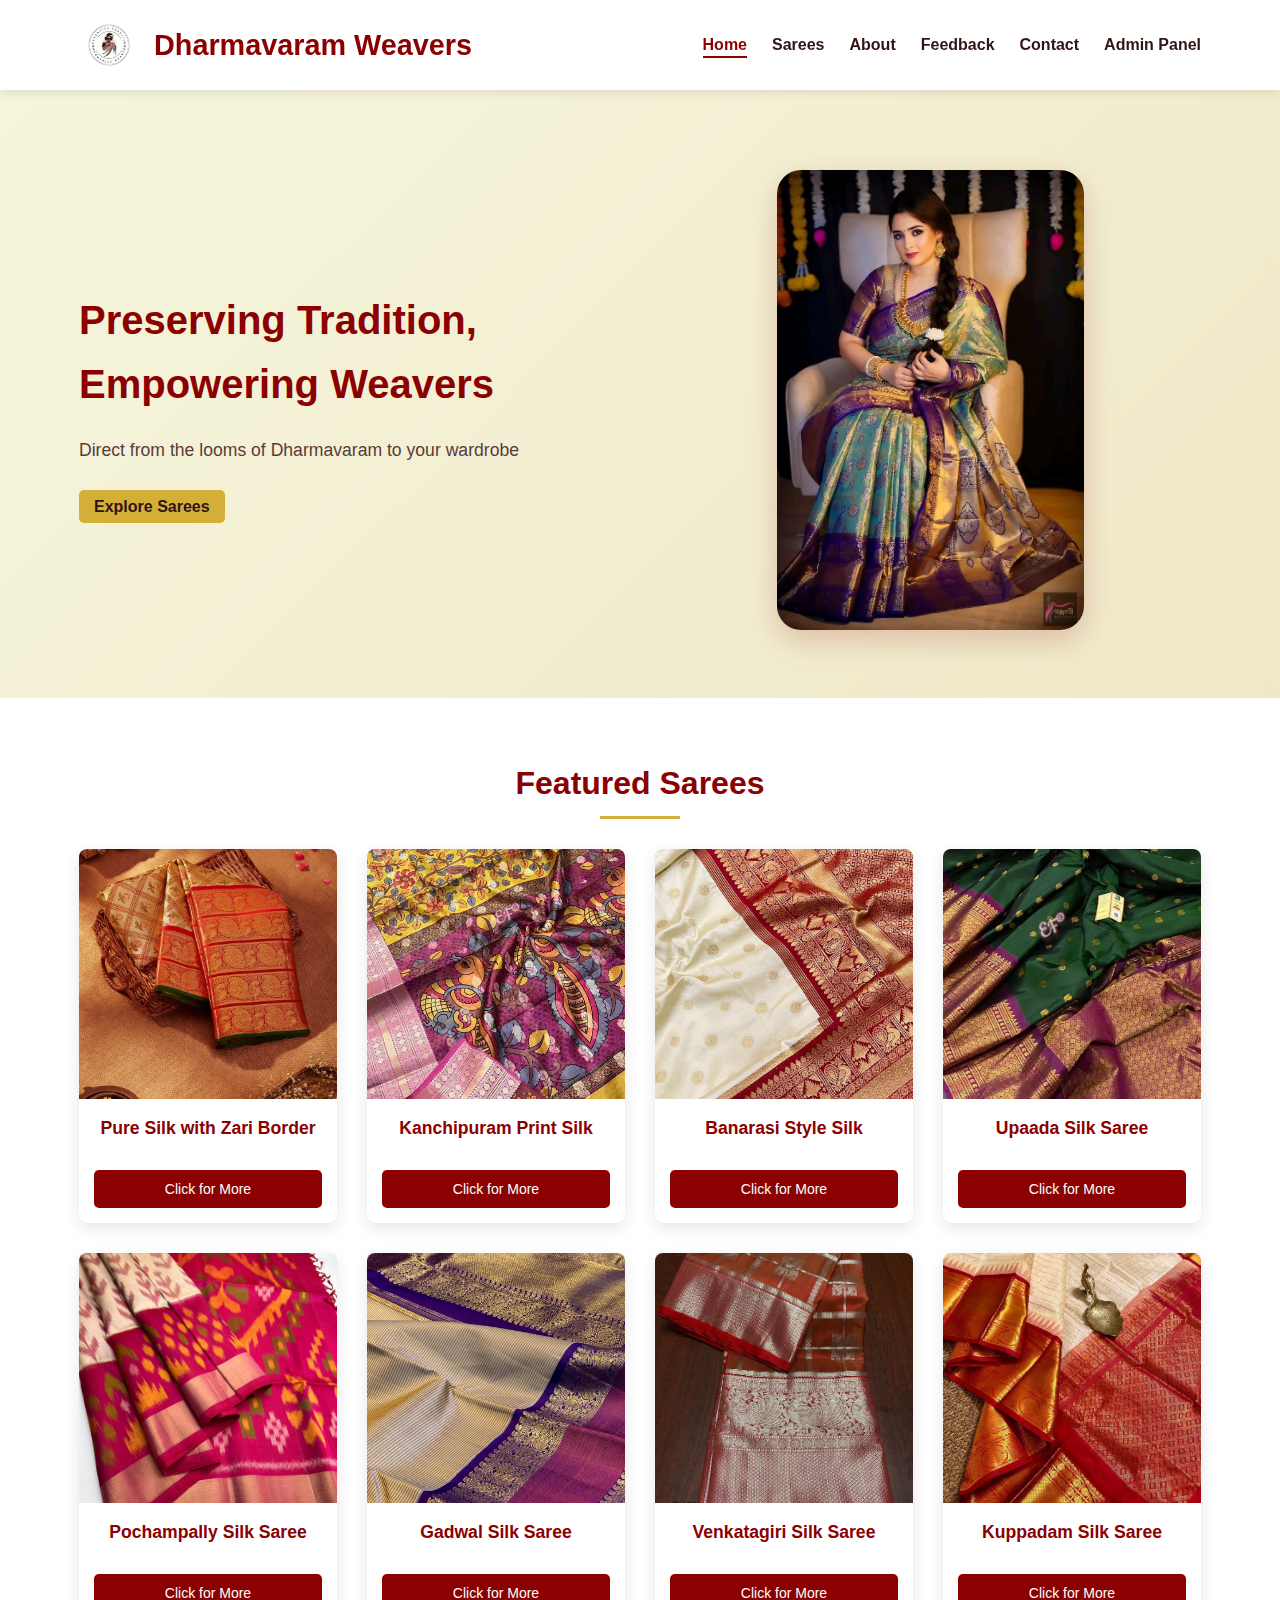
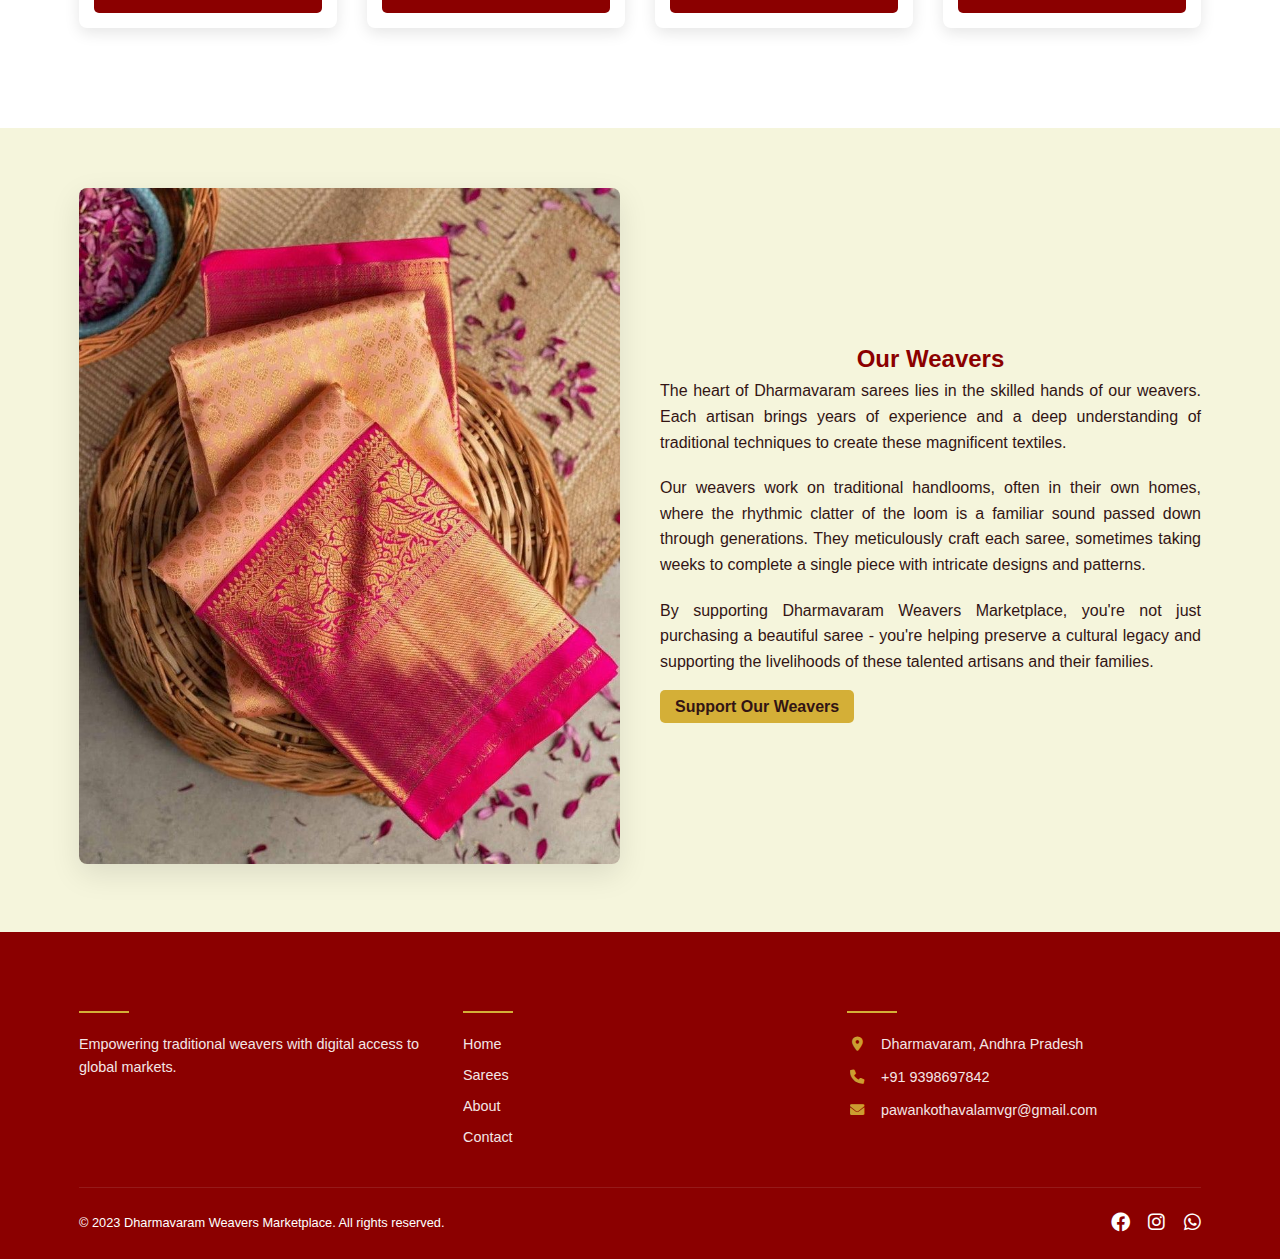
<file: html/index.html>
<!DOCTYPE html>
<html lang="en">
<head>
    <meta charset="UTF-8">
    <meta name="viewport" content="width=device-width, initial-scale=1.0">
    <title>Dharmavaram Weavers Marketplace</title>
    <link rel="stylesheet" href="https://cdnjs.cloudflare.com/ajax/libs/font-awesome/6.0.0-beta3/css/all.min.css">
    <style>
        /* Your existing CSS remains the same */
        /* Global Styles */
        :root {
            --primary: #8B0000;
            --primary-light: #a83232;
            --secondary: #D4AF37;
            --accent: #F5F5DC;
            --text: #321414;
            --text-light: #5c3a3a;
            --white: #ffffff;
            --gray: #e0e0e0;
            --dark-gray: #888;
        }

        * {
            margin: 0;
            padding: 0;
            box-sizing: border-box;
            font-family: 'Segoe UI', Tahoma, Geneva, Verdana, sans-serif;
        }

        body {
            background-color: var(--accent);
            color: var(--text);
            line-height: 1.6;
        }

        .container {
            width: 90%;
            max-width: 1200px;
            margin: 0 auto;
            padding: 0 15px;
        }

        h1, h2, h3, h4, h5, h6 {
            font-weight: 700;
            color: var(--primary);
        }

        a {
            text-decoration: none;
            color: inherit;
        }

        .btn {
            display: inline-block;
            padding: 10px 20px;
            border-radius: 5px;
            font-weight: 600;
            transition: all 0.3s ease;
            cursor: pointer;
            border: none;
        }

        .btn-primary {
            background-color: var(--primary);
            color: var(--white);
        }

        .btn-primary:hover {
            background-color: var(--primary-light);
            transform: translateY(-2px);
        }

        .btn-secondary {
            background-color: var(--secondary);
            color: var(--text);
        }

        .btn-secondary:hover {
            background-color: #e0b83a;
            transform: translateY(-2px);
        }

        .btn-weaver {
            background-color: var(--secondary);
            color: var(--text);
            border-radius: 5px;
            padding: 8px 15px;
            font-weight: 600;
        }

        .btn-weaver:hover {
            background-color: #e0b83a;
        }

        .btn-more {
            background-color: var(--primary);
            color: var(--white);
            padding: 8px 15px;
            border-radius: 5px;
            font-size: 14px;
            display: inline-block;
            margin-top: 8px;
            width: 100%;
            text-align: center;
        }

        .btn-more:hover {
            background-color: var(--primary-light);
            transform: translateY(-2px);
        }

        .section-title {
            text-align: center;
            margin-bottom: 40px;
            position: relative;
            font-size: 2rem;
        }

        .section-title::after {
            content: '';
            position: absolute;
            bottom: -10px;
            left: 50%;
            transform: translateX(-50%);
            width: 80px;
            height: 3px;
            background-color: var(--secondary);
        }

        /* Header Styles */
        header {
            background-color: var(--white);
            box-shadow: 0 2px 10px rgba(0, 0, 0, 0.1);
            position: sticky;
            top: 0;
            z-index: 1000;
            padding: 15px 0;
        }

        .header-container {
            display: flex;
            justify-content: space-between;
            align-items: center;
        }

        .logo {
            display: flex;
            align-items: center;
        }

        .logo img {
            height: 60px;
            margin-right: 15px;
        }

        .logo h1 {
            font-size: 1.8rem;
            color: var(--primary);
        }

        nav ul {
            display: flex;
            list-style: none;
        }

        nav ul li {
            margin-left: 25px;
        }

        nav ul li a {
            font-weight: 600;
            transition: color 0.3s ease;
        }

        nav ul li a:hover {
            color: var(--primary);
        }

        nav ul li a.active {
            color: var(--primary);
            position: relative;
        }

        nav ul li a.active::after {
            content: '';
            position: absolute;
            bottom: -5px;
            left: 0;
            width: 100%;
            height: 2px;
            background-color: var(--primary);
        }

        .mobile-menu {
            display: none;
            font-size: 1.5rem;
            cursor: pointer;
        }

        /* Hero Section */
        .hero {
            padding: 80px 0 60px;
            background: linear-gradient(135deg, var(--accent) 0%, #f0e8c8 100%);
        }

        .hero .container {
            display: flex;
            align-items: center;
            justify-content: space-between;
        }

        .hero-content {
            flex: 1;
            padding-right: 40px;
        }

        .hero-content h1 {
            font-size: 2.5rem;
            margin-bottom: 20px;
            color: var(--primary);
        }

        .hero-content p {
            font-size: 1.1rem;
            margin-bottom: 30px;
            color: var(--text-light);
        }

        .hero-image {
            flex: 1;
            text-align: center;
        }

        .hero-image img {
            max-width: 100%;
            height: 460px;
            border-radius: 24px;
            box-shadow: 0 10px 30px rgba(139, 0, 0, 0.2);
        }

        /* Featured Sarees Section */
        .featured {
            padding: 60px 0;
            background-color: var(--white);
        }

        .saree-grid {
            display: grid;
            grid-template-columns: repeat(auto-fill, minmax(250px, 1fr));
            gap: 30px;
            margin-bottom: 40px;
        }

        .saree-card {
            background-color: var(--white);
            border-radius: 8px;
            overflow: hidden;
            box-shadow: 0 5px 15px rgba(0, 0, 0, 0.1);
            transition: transform 0.3s ease, box-shadow 0.3s ease;
            display: flex;
            flex-direction: column;
        }

        .saree-card:hover {
            transform: translateY(-5px);
            box-shadow: 0 10px 25px rgba(0, 0, 0, 0.15);
        }

        .saree-card img {
            width: 100%;
            height: 250px;
            object-fit: cover;
        }

        .saree-card h3 {
            padding: 15px 15px 10px;
            font-size: 1.1rem;
            text-align: center;
            flex-grow: 1;
        }

        .card-footer {
            padding: 10px 15px 15px;
        }

        /* About Weavers Section */
        .about-weavers {
            padding: 60px 0;
            background-color: var(--accent);
        }

        .about-weavers .container {
            display: flex;
            align-items: center;
            gap: 40px;
        }

        .about-image {
            flex: 1;
        }

        .about-image img {
            width: 100%;
            border-radius: 8px;
            box-shadow: 0 10px 30px rgba(0, 0, 0, 0.1);
        }

        .about-content {
            flex: 1;
        }

        .about-content h2 {
            text-align: left;
        }

        .about-content h2::after {
            left: 0;
            transform: translateX(0);
        }

        .about-content p {
            margin-bottom: 20px;
        }

        /* About Section */
        .about {
            padding: 60px 0;
            background-color: var(--white);
        }

        .about-content {
            max-width: 800px;
            margin: 0 auto;
        }

        .about-content h2 {
            text-align: center;
        }

        .about-content h2::after {
            left: 50%;
            transform: translateX(-50%);
        }

        .about-content p {
            margin-bottom: 20px;
            text-align: justify;
        }

        .about-features {
            display: grid;
            grid-template-columns: repeat(auto-fit, minmax(250px, 1fr));
            gap: 30px;
            margin-top: 40px;
        }

        .feature-card {
            background-color: var(--accent);
            padding: 25px;
            border-radius: 8px;
            text-align: center;
            box-shadow: 0 5px 15px rgba(0, 0, 0, 0.05);
            transition: transform 0.3s ease;
        }

        .feature-card:hover {
            transform: translateY(-5px);
        }

        .feature-card i {
            font-size: 2.5rem;
            color: var(--primary);
            margin-bottom: 15px;
        }

        .feature-card h3 {
            margin-bottom: 10px;
        }

        /* Footer Styles */
        footer {
            background-color: var(--primary);
            color: var(--white);
            padding: 40px 0 20px;
        }

        .footer-content {
            display: grid;
            grid-template-columns: repeat(auto-fit, minmax(250px, 1fr));
            gap: 30px;
            margin-bottom: 30px;
        }

        .footer-section h3 {
            margin-bottom: 20px;
            font-size: 1.2rem;
            position: relative;
            padding-bottom: 10px;
        }

        .footer-section h3::after {
            content: '';
            position: absolute;
            bottom: 0;
            left: 0;
            width: 50px;
            height: 2px;
            background-color: var(--secondary);
        }

        .footer-section p, .footer-section li {
            margin-bottom: 10px;
            font-size: 0.9rem;
            opacity: 0.9;
        }

        .footer-section ul {
            list-style: none;
        }

        .footer-section ul li {
            margin-bottom: 8px;
        }

        .footer-section ul li a:hover {
            color: var(--secondary);
        }

        .footer-section i {
            margin-right: 10px;
            color: var(--secondary);
            width: 20px;
            text-align: center;
        }

        .footer-bottom {
            border-top: 1px solid rgba(255, 255, 255, 0.1);
            padding-top: 20px;
            display: flex;
            justify-content: space-between;
            align-items: center;
            font-size: 0.8rem;
        }

        .social-icons a {
            display: inline-block;
            margin-left: 15px;
            font-size: 1.2rem;
            color: var(--white);
            transition: color 0.3s ease;
        }

        .social-icons a:hover {
            color: var(--secondary);
        }

        /* Animation Classes */
        .fade-in {
            animation: fadeIn 1s ease-in-out;
        }

        .slide-in-left {
            animation: slideInLeft 1s ease-in-out;
        }

        .slide-in-right {
            animation: slideInRight 1s ease-in-out;
        }

        .pop-up {
            animation: popUp 0.5s ease-in-out;
        }

        /* Keyframes */
        @keyframes fadeIn {
            from { opacity: 0; }
            to { opacity: 1; }
        }

        @keyframes slideInLeft {
            from {
                transform: translateX(-50px);
                opacity: 0;
            }
            to {
                transform: translateX(0);
                opacity: 1;
            }
        }

        @keyframes slideInRight {
            from {
                transform: translateX(50px);
                opacity: 0;
            }
            to {
                transform: translateX(0);
                opacity: 1;
            }
        }

        @keyframes popUp {
            0% {
                transform: scale(0.8);
                opacity: 0;
            }
            50% {
                transform: scale(1.05);
            }
            100% {
                transform: scale(1);
                opacity: 1;
            }
        }

        /* Responsive Styles */
        @media (max-width: 992px) {
            .hero .container,
            .about-weavers .container {
                flex-direction: column;
            }
            
            .hero-content,
            .about-content {
                padding-right: 0;
                margin-bottom: 40px;
                text-align: center;
            }
            
            .about-content h2 {
                text-align: center;
            }
            
            .about-content h2::after {
                left: 50%;
                transform: translateX(-50%);
            }
            
            .hero-image {
                order: -1;
            }
        }

        @media (max-width: 768px) {
            nav ul {
                display: none;
                position: absolute;
                top: 100%;
                left: 0;
                width: 100%;
                background-color: var(--white);
                flex-direction: column;
                padding: 20px;
                box-shadow: 0 5px 10px rgba(0, 0, 0, 0.1);
            }
            
            nav ul.show {
                display: flex;
            }
            
            nav ul li {
                margin: 10px 0;
            }
            
            .mobile-menu {
                display: block;
            }
            
            .section-title {
                font-size: 1.8rem;
            }
            
            .hero-content h1 {
                font-size: 2rem;
            }
            
            .saree-grid {
                grid-template-columns: repeat(auto-fill, minmax(200px, 1fr));
            }
        }

        @media (max-width: 576px) {
            .logo h1 {
                font-size: 1.4rem;
            }
            
            .logo img {
                height: 40px;
            }
            
            .hero-content h1 {
                font-size: 1.8rem;
            }
            
            .saree-grid {
                grid-template-columns: 1fr;
            }
            
            .footer-bottom {
                flex-direction: column;
                gap: 15px;
                text-align: center;
            }
        }
    </style>
</head>
<body>
    <!-- Header with Navigation -->
    <header class="fade-in">
        <div class="container header-container">
            <div class="logo">
                <img src="../images/dmmlogo.png" alt="Dharmavaram Weavers">
                <h1>Dharmavaram Weavers</h1>
            </div>
            <nav>
                <ul>
                    <li><a href="#home" class="active">Home</a></li>
                    <li><a href="#sarees">Sarees</a></li>
                    <li><a href="#about">About</a></li>
                    <li><a href="../html/feedback.html">Feedback</a></li>
                    <li><a href="#contact">Contact</a></li>
                    <li><a href="../admin/index.php">Admin Panel</a></li>
                </ul>
            </nav>
            <div class="mobile-menu">
                <i class="fas fa-bars"></i>
            </div>
        </div>
    </header>

    <!-- Hero Section -->
    <section class="hero slide-in-left" id="home">
        <div class="container">
            <div class="hero-content">
                <h1>Preserving Tradition, Empowering Weavers</h1>
                <p>Direct from the looms of Dharmavaram to your wardrobe</p>
                <a href="#sarees" class="btn-weaver">Explore Sarees</a>
            </div>
            <div class="hero-image">
                <img src="../images/home.jpg" alt="Dharmavaram Silk Saree">
            </div>
        </div>
    </section>

    <!-- Featured Sarees -->
    <section class="featured" id="sarees">
        <div class="container">
            <h2 class="section-title">Featured Sarees</h2>
            <div class="saree-grid">
                <!-- Card 1 -->
                <div class="saree-card pop-up">
                    <img src="../images/card1.jpg" alt="Pure Silk Saree">
                    <h3>Pure Silk with Zari Border</h3>
                    <div class="card-footer">
                        <a href="../php/card1.php" class="btn-more">Click for More</a>
                    </div>
                </div>
                
                <!-- Card 2 -->
                <div class="saree-card pop-up">
                    <img src="../images/card2.jpg" alt="Kalamkari Silk Saree">
                    <h3>Kanchipuram Print Silk</h3>
                    <div class="card-footer">
                        <a href="../php/card2.php" class="btn-more">Click for More</a>
                    </div>
                </div>
                
                <!-- Card 3 -->
                <div class="saree-card pop-up">
                    <img src="../images/card3.jpg" alt="Banarasi Style Saree">
                    <h3>Banarasi Style Silk</h3>
                    <div class="card-footer">
                        <a href="../php/card3.php" class="btn-more">Click for More</a>
                    </div>
                </div>
                
                <!-- Card 4 -->
                <div class="saree-card pop-up">
                    <img src="../images/card4.jpg" alt="Upaada Silk Saree">
                    <h3>Upaada Silk Saree</h3>
                    <div class="card-footer">
                        <a href="../php/card4.php" class="btn-more">Click for More</a>
                    </div>
                </div>
                
                <!-- Card 5 -->
                <div class="saree-card pop-up">
                    <img src="../images/card5.jpg" alt="Pochampally Silk Saree">
                    <h3>Pochampally Silk Saree</h3>
                    <div class="card-footer">
                        <a href="../php/card5.php" class="btn-more">Click for More</a>
                    </div>
                </div>
                
                <!-- Card 6 -->
                <div class="saree-card pop-up">
                    <img src="../images/card6.jpg" alt="Gadwal Silk Saree">
                    <h3>Gadwal Silk Saree</h3>
                    <div class="card-footer">
                        <a href="../php/card6.php" class="btn-more">Click for More</a>
                    </div>
                </div>
                
                <!-- Card 7 -->
                <div class="saree-card pop-up">
                    <img src="../images/card7.jpg" alt="Venkatagiri Silk Saree">
                    <h3>Venkatagiri Silk Saree</h3>
                    <div class="card-footer">
                        <a href="../php/card7.php" class="btn-more">Click for More</a>
                    </div>
                </div>
                
                <!-- Card 8 -->
                <div class="saree-card pop-up">
                    <img src="../images/card8.jpg" alt="Kuppadam Silk Saree">
                    <h3>Kuppadam Silk Saree</h3>
                    <div class="card-footer">
                        <a href="../php/card8.php" class="btn-more">Click for More</a>
                    </div>
                </div>
            </div>
        </div>
    </section>

    <!-- About Weavers Section -->
    <section class="about-weavers" id="about">
        <div class="container">
            <div class="about-image">
                <img src="../images/about.jpg" alt="Dharmavaram Weaver">
            </div>
            <div class="about-content">
                <h2>Our Weavers</h2>
                <p>The heart of Dharmavaram sarees lies in the skilled hands of our weavers. Each artisan brings years of experience and a deep understanding of traditional techniques to create these magnificent textiles.</p>
                <p>Our weavers work on traditional handlooms, often in their own homes, where the rhythmic clatter of the loom is a familiar sound passed down through generations. They meticulously craft each saree, sometimes taking weeks to complete a single piece with intricate designs and patterns.</p>
                <p>By supporting Dharmavaram Weavers Marketplace, you're not just purchasing a beautiful saree - you're helping preserve a cultural legacy and supporting the livelihoods of these talented artisans and their families.</p>
                <a href="#contact" class="btn-weaver">Support Our Weavers</a>
            </div>
        </div>
    </section>

    <!-- Footer -->
    <footer id="contact">
        <div class="container">
            <div class="footer-content">
                <div class="footer-section">
                    <h3>Dharmavaram Weavers</h3>
                    <p>Empowering traditional weavers with digital access to global markets.</p>
                </div>
                <div class="footer-section">
                    <h3>Quick Links</h3>
                    <ul>
                        <li><a href="#home">Home</a></li>
                        <li><a href="#sarees">Sarees</a></li>
                        <li><a href="#about">About</a></li>
                        <li><a href="#contact">Contact</a></li>
                    </ul>
                </div>
                <div class="footer-section">
                    <h3>Contact</h3>
                    <p><i class="fas fa-map-marker-alt"></i> Dharmavaram, Andhra Pradesh</p>
                    <p><i class="fas fa-phone"></i> +91 9398697842</p>
                    <p><i class="fas fa-envelope"></i> pawankothavalamvgr@gmail.com</p>
                </div>
            </div>
            <div class="footer-bottom">
                <p>&copy; 2023 Dharmavaram Weavers Marketplace. All rights reserved.</p>
                <div class="social-icons">
                    <a href="#"><i class="fab fa-facebook"></i></a>
                    <a href="#"><i class="fab fa-instagram"></i></a>
                    <a href="#"><i class="fab fa-whatsapp"></i></a>
                </div>
            </div>
        </div>
    </footer>

    <script>
        // Mobile menu toggle
        document.querySelector('.mobile-menu').addEventListener('click', function() {
            document.querySelector('nav ul').classList.toggle('show');
        });

        // Smooth scrolling for navigation links - FIXED VERSION
        document.querySelectorAll('nav a, .btn-weaver[href^="#"]').forEach(anchor => {
            anchor.addEventListener('click', function(e) {
                const targetId = this.getAttribute('href');
                
                // Only prevent default for anchor links (starting with #)
                if(targetId.startsWith('#')) {
                    e.preventDefault();
                    
                    const targetElement = document.querySelector(targetId);
                    if(targetElement) {
                        // Close mobile menu if open
                        document.querySelector('nav ul').classList.remove('show');
                        
                        // Scroll to target
                        window.scrollTo({
                            top: targetElement.offsetTop - 80,
                            behavior: 'smooth'
                        });
                    }
                }
                // For external links (feedback.html, admin/index.php), let them work normally
            });
        });

        // Update active navigation link on scroll - FIXED VERSION
        window.addEventListener('scroll', function() {
            const sections = document.querySelectorAll('section');
            const navLinks = document.querySelectorAll('nav a[href^="#"]'); // Only anchor links
            
            let current = '';
            sections.forEach(section => {
                const sectionTop = section.offsetTop;
                const sectionHeight = section.clientHeight;
                if(pageYOffset >= (sectionTop - 100)) {
                    current = section.getAttribute('id');
                }
            });
            
            navLinks.forEach(link => {
                link.classList.remove('active');
                if(link.getAttribute('href') === `#${current}`) {
                    link.classList.add('active');
                }
            });
        });
    </script>
</body>
</html>
</file>
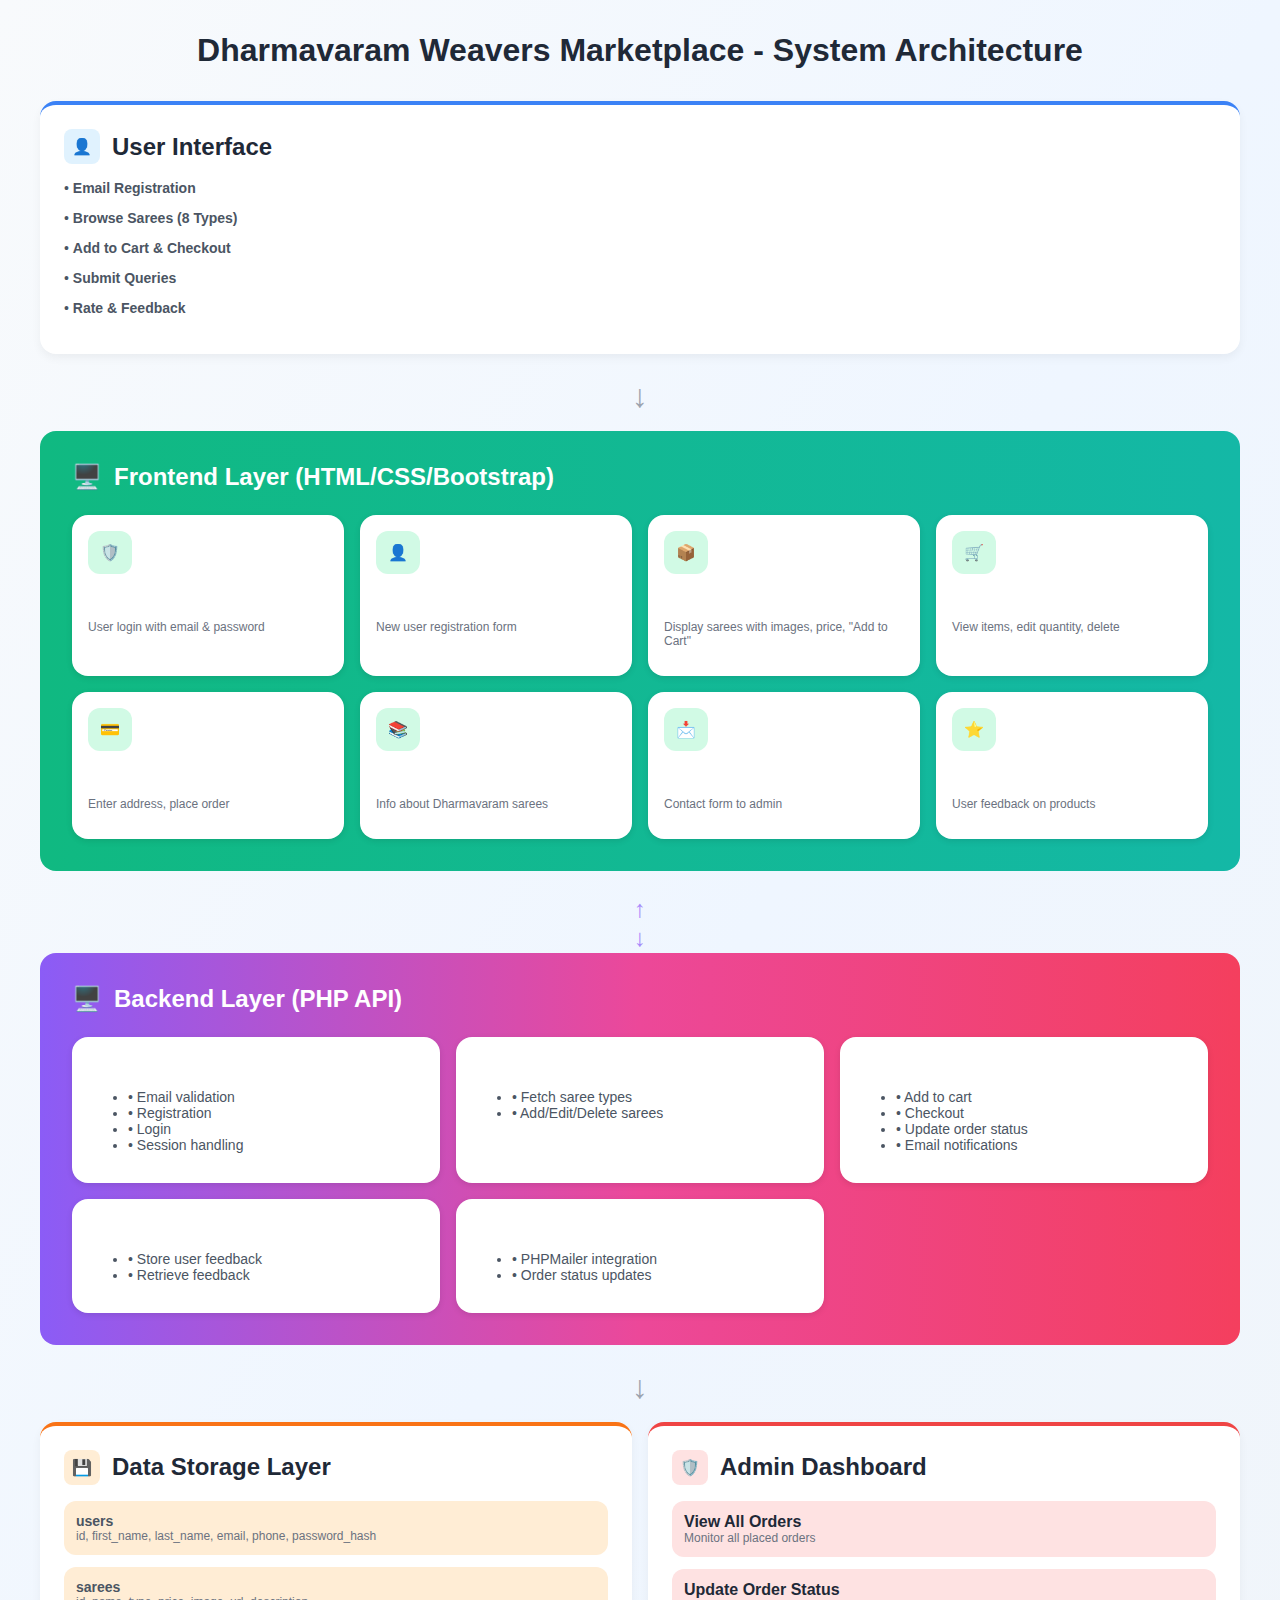
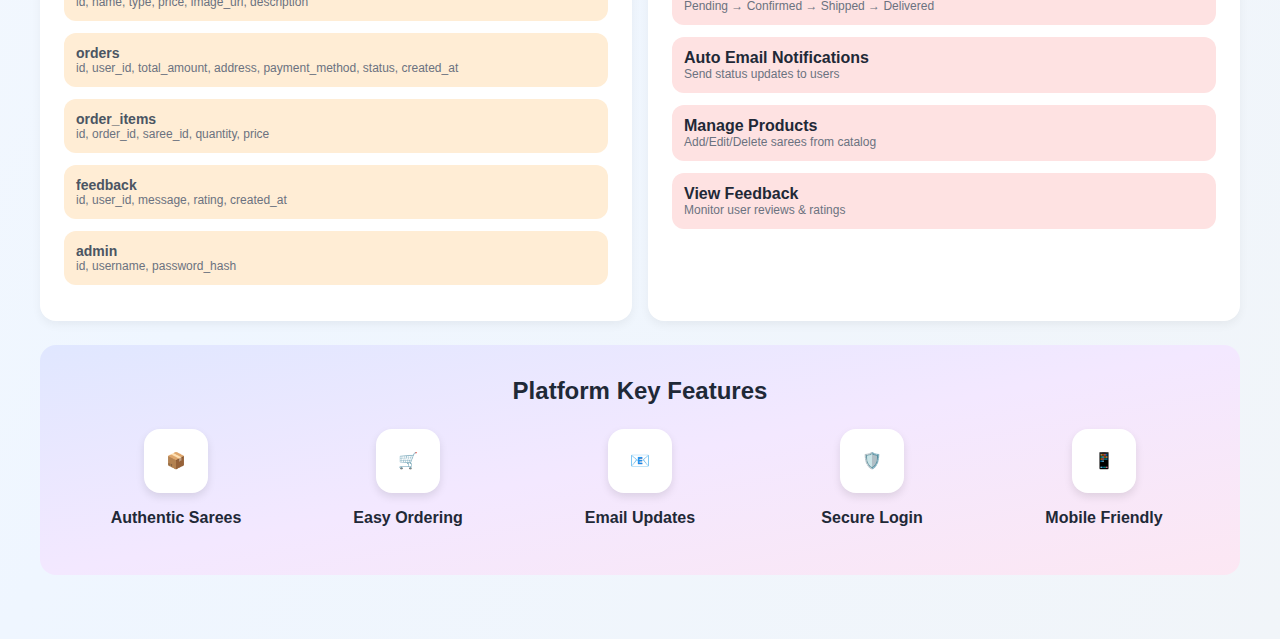
<file: flow.html>
<!DOCTYPE html>
<html lang="en">
<head>
  <meta charset="UTF-8" />
  <meta name="viewport" content="width=device-width, initial-scale=1.0" />
  <title>Dharmavaram Weavers Marketplace - System Architecture</title>
  <style>
    /* ====== Base Styles ====== */
    body {
      margin: 0;
      font-family: "Segoe UI", Roboto, sans-serif;
      background: linear-gradient(to bottom right, #f8fafc, #eff6ff, #f1f5f9);
      color: #1f2937;
    }
    .container {
      max-width: 1200px;
      margin: 0 auto;
      padding: 2rem;
    }
    h1, h2, h3 {
      margin: 0;
    }
    .section {
      background: #fff;
      border-radius: 1rem;
      box-shadow: 0 4px 10px rgba(0,0,0,0.05);
      margin-bottom: 1.5rem;
      padding: 1.5rem;
    }
    .border-top-blue { border-top: 4px solid #3b82f6; }
    .border-top-orange { border-top: 4px solid #f97316; }
    .border-top-red { border-top: 4px solid #ef4444; }

    .section-header {
      display: flex;
      align-items: center;
      gap: 0.75rem;
      margin-bottom: 1rem;
    }
    .icon-box {
      background: #e0f2fe;
      padding: 0.5rem;
      border-radius: 0.5rem;
    }
    .text-sm { font-size: 0.875rem; color: #4b5563; }
    .text-xs { font-size: 0.75rem; color: #6b7280; }

    /* ====== Gradient Sections ====== */
    .gradient-emerald {
      background: linear-gradient(to right, #10b981, #14b8a6);
      color: white;
      border-radius: 1rem;
      padding: 2rem;
      margin-bottom: 1.5rem;
    }
    .gradient-purple {
      background: linear-gradient(to right, #8b5cf6, #ec4899, #f43f5e);
      color: white;
      border-radius: 1rem;
      padding: 2rem;
      margin-bottom: 1.5rem;
    }

    /* ====== Card Grid ====== */
    .grid {
      display: grid;
      gap: 1rem;
    }
    .grid-2 { grid-template-columns: repeat(2, 1fr); }
    .grid-3 { grid-template-columns: repeat(3, 1fr); }
    .grid-4 { grid-template-columns: repeat(4, 1fr); }
    @media (max-width: 768px) {
      .grid-2, .grid-3, .grid-4 { grid-template-columns: 1fr; }
    }

    .card {
      background: #fff;
      border-radius: 1rem;
      padding: 1rem;
      box-shadow: 0 2px 6px rgba(0,0,0,0.1);
      transition: box-shadow 0.3s;
    }
    .card:hover {
      box-shadow: 0 6px 15px rgba(0,0,0,0.15);
    }
    .icon-sm {
      background: #d1fae5;
      padding: 0.75rem;
      border-radius: 0.75rem;
      display: inline-block;
      margin-bottom: 0.75rem;
    }

    /* ====== Divider / Arrows ====== */
    .arrow {
      text-align: center;
      font-size: 2rem;
      color: #9ca3af;
      margin: 1rem 0;
    }
    .arrow-bidirectional {
      text-align: center;
      color: #a78bfa;
      font-size: 1.5rem;
      line-height: 1.2;
    }

    /* ====== Database Section ====== */
    .data-box {
      background: #ffedd5;
      border-radius: 0.75rem;
      padding: 0.75rem;
      margin-bottom: 0.75rem;
    }
    .data-box p {
      margin: 0;
    }

    /* ====== Features Section ====== */
    .features {
      background: linear-gradient(to bottom right, #e0e7ff, #f3e8ff, #fce7f3);
      border-radius: 1rem;
      padding: 2rem;
      text-align: center;
      margin-bottom: 2rem;
    }
    .feature-grid {
      display: grid;
      grid-template-columns: repeat(5, 1fr);
      gap: 1.5rem;
    }
    @media (max-width: 768px) {
      .feature-grid { grid-template-columns: repeat(2, 1fr); }
    }
    .feature {
      text-align: center;
    }
    .feature-icon {
      background: #fff;
      width: 64px;
      height: 64px;
      margin: 0 auto 0.5rem;
      border-radius: 1rem;
      display: flex;
      align-items: center;
      justify-content: center;
      box-shadow: 0 4px 8px rgba(0,0,0,0.1);
    }

    /* ====== Simple SVG Icons ====== */
    svg { width: 24px; height: 24px; }
  </style>
</head>
<body>
  <div class="container">
    <h1 style="text-align:center; font-size:2rem; font-weight:bold; margin-bottom:2rem;">
      Dharmavaram Weavers Marketplace - System Architecture
    </h1>

    <!-- User Interface -->
    <div class="section border-top-blue">
      <div class="section-header">
        <div class="icon-box">👤</div>
        <h2>User Interface</h2>
      </div>
      <p class="text-sm">• <strong>Email Registration</strong></p>
      <p class="text-sm">• <strong>Browse Sarees (8 Types)</strong></p>
      <p class="text-sm">• <strong>Add to Cart & Checkout</strong></p>
      <p class="text-sm">• <strong>Submit Queries</strong></p>
      <p class="text-sm">• <strong>Rate & Feedback</strong></p>
    </div>

    <div class="arrow">↓</div>

    <!-- Frontend Layer -->
    <div class="gradient-emerald">
      <h2 style="display:flex; align-items:center; gap:0.75rem;"><span>🖥️</span> Frontend Layer (HTML/CSS/Bootstrap)</h2>
      <div class="grid grid-4" style="margin-top:1.5rem;">
        <div class="card"><div class="icon-sm">🛡️</div><h3>Login Page</h3><p class="text-xs">User login with email & password</p></div>
        <div class="card"><div class="icon-sm">👤</div><h3>Registration Page</h3><p class="text-xs">New user registration form</p></div>
        <div class="card"><div class="icon-sm">📦</div><h3>Home Page</h3><p class="text-xs">Display sarees with images, price, "Add to Cart"</p></div>
        <div class="card"><div class="icon-sm">🛒</div><h3>Cart Page</h3><p class="text-xs">View items, edit quantity, delete</p></div>
        <div class="card"><div class="icon-sm">💳</div><h3>Checkout Page</h3><p class="text-xs">Enter address, place order</p></div>
        <div class="card"><div class="icon-sm">📚</div><h3>About Page</h3><p class="text-xs">Info about Dharmavaram sarees</p></div>
        <div class="card"><div class="icon-sm">📩</div><h3>Contact Page</h3><p class="text-xs">Contact form to admin</p></div>
        <div class="card"><div class="icon-sm">⭐</div><h3>Feedback Page</h3><p class="text-xs">User feedback on products</p></div>
      </div>
    </div>

    <div class="arrow-bidirectional">↑<br>↓</div>

    <!-- Backend Layer -->
    <div class="gradient-purple">
      <h2 style="display:flex; align-items:center; gap:0.75rem;"><span>🖥️</span> Backend Layer (PHP API)</h2>
      <div class="grid grid-3" style="margin-top:1.5rem;">
        <div class="card">
          <h3>User Management</h3>
          <ul class="text-sm">
            <li>• Email validation</li>
            <li>• Registration</li>
            <li>• Login</li>
            <li>• Session handling</li>
          </ul>
        </div>
        <div class="card">
          <h3>Product Management</h3>
          <ul class="text-sm">
            <li>• Fetch saree types</li>
            <li>• Add/Edit/Delete sarees</li>
          </ul>
        </div>
        <div class="card">
          <h3>Order Management</h3>
          <ul class="text-sm">
            <li>• Add to cart</li>
            <li>• Checkout</li>
            <li>• Update order status</li>
            <li>• Email notifications</li>
          </ul>
        </div>
        <div class="card">
          <h3>Feedback Management</h3>
          <ul class="text-sm">
            <li>• Store user feedback</li>
            <li>• Retrieve feedback</li>
          </ul>
        </div>
        <div class="card">
          <h3>Email Notification</h3>
          <ul class="text-sm">
            <li>• PHPMailer integration</li>
            <li>• Order status updates</li>
          </ul>
        </div>
      </div>
    </div>

    <div class="arrow">↓</div>

    <!-- Database + Admin -->
    <div class="grid grid-2">
      <div class="section border-top-orange">
        <div class="section-header">
          <div class="icon-box" style="background:#ffedd5;">💾</div>
          <h2>Data Storage Layer</h2>
        </div>
        <div class="data-box">
          <p class="text-sm"><strong>users</strong></p>
          <p class="text-xs">id, first_name, last_name, email, phone, password_hash</p>
        </div>
        <div class="data-box">
          <p class="text-sm"><strong>sarees</strong></p>
          <p class="text-xs">id, name, type, price, image_url, description</p>
        </div>
        <div class="data-box">
          <p class="text-sm"><strong>orders</strong></p>
          <p class="text-xs">id, user_id, total_amount, address, payment_method, status, created_at</p>
        </div>
        <div class="data-box">
          <p class="text-sm"><strong>order_items</strong></p>
          <p class="text-xs">id, order_id, saree_id, quantity, price</p>
        </div>
        <div class="data-box">
          <p class="text-sm"><strong>feedback</strong></p>
          <p class="text-xs">id, user_id, message, rating, created_at</p>
        </div>
        <div class="data-box">
          <p class="text-sm"><strong>admin</strong></p>
          <p class="text-xs">id, username, password_hash</p>
        </div>
      </div>

      <div class="section border-top-red">
        <div class="section-header">
          <div class="icon-box" style="background:#fee2e2;">🛡️</div>
          <h2>Admin Dashboard</h2>
        </div>
        <div class="data-box" style="background:#fee2e2;">
          <p><strong>View All Orders</strong></p>
          <p class="text-xs">Monitor all placed orders</p>
        </div>
        <div class="data-box" style="background:#fee2e2;">
          <p><strong>Update Order Status</strong></p>
          <p class="text-xs">Pending → Confirmed → Shipped → Delivered</p>
        </div>
        <div class="data-box" style="background:#fee2e2;">
          <p><strong>Auto Email Notifications</strong></p>
          <p class="text-xs">Send status updates to users</p>
        </div>
        <div class="data-box" style="background:#fee2e2;">
          <p><strong>Manage Products</strong></p>
          <p class="text-xs">Add/Edit/Delete sarees from catalog</p>
        </div>
        <div class="data-box" style="background:#fee2e2;">
          <p><strong>View Feedback</strong></p>
          <p class="text-xs">Monitor user reviews & ratings</p>
        </div>
      </div>
    </div>

    <!-- Features -->
    <div class="features">
      <h2>Platform Key Features</h2>
      <div class="feature-grid" style="margin-top:1.5rem;">
        <div class="feature">
          <div class="feature-icon">📦</div>
          <p><strong>Authentic Sarees</strong></p>
        </div>
        <div class="feature">
          <div class="feature-icon">🛒</div>
          <p><strong>Easy Ordering</strong></p>
        </div>
        <div class="feature">
          <div class="feature-icon">📧</div>
          <p><strong>Email Updates</strong></p>
        </div>
        <div class="feature">
          <div class="feature-icon">🛡️</div>
          <p><strong>Secure Login</strong></p>
        </div>
        <div class="feature">
          <div class="feature-icon">📱</div>
          <p><strong>Mobile Friendly</strong></p>
        </div>
      </div>
    </div>
  </div>
</body>
</html>
</file>
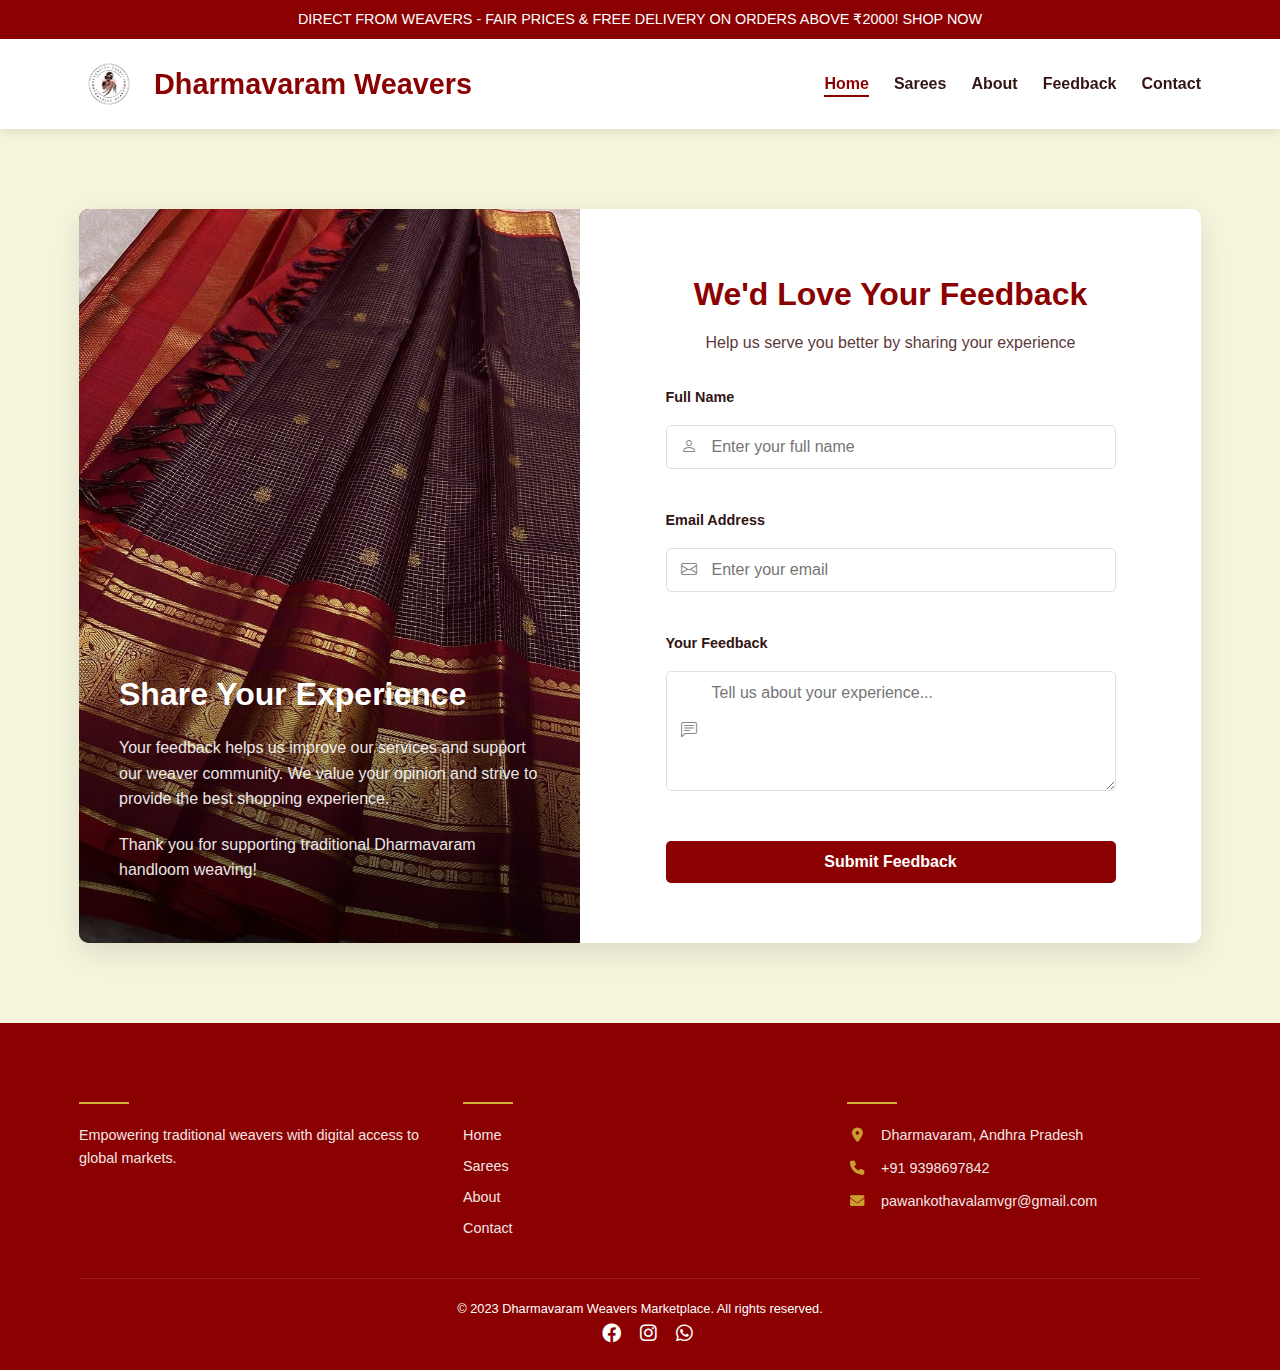
<file: html/feedback.html>
<!DOCTYPE html>
<html lang="en">

<head>
  <meta charset="UTF-8" />
  <meta http-equiv="X-UA-Compatible" content="IE=edge" />
  <meta name="viewport" content="width=device-width, initial-scale=1.0" />
  <!-- Bootstrap Icons -->
  <link rel="stylesheet" href="https://cdn.jsdelivr.net/npm/bootstrap-icons@1.10.2/font/bootstrap-icons.css" />
  <!-- Font Awesome -->
  <link rel="stylesheet" href="https://cdnjs.cloudflare.com/ajax/libs/font-awesome/6.0.0-beta3/css/all.min.css">
  <!-- Custom CSS -->
  <link rel="stylesheet" href="../css/main.css" />
  <title>Feedback | Dharmavaram Weavers Marketplace</title>
  <style>
    /* Global Styles */
    :root {
      --primary: #8B0000;
      --primary-light: #a83232;
      --secondary: #D4AF37;
      --accent: #F5F5DC;
      --text: #321414;
      --text-light: #5c3a3a;
      --white: #ffffff;
      --gray: #e0e0e0;
      --dark-gray: #888;
    }

    * {
      margin: 0;
      padding: 0;
      box-sizing: border-box;
      font-family: 'Segoe UI', Tahoma, Geneva, Verdana, sans-serif;
    }

    body {
      background-color: var(--accent);
      color: var(--text);
      line-height: 1.6;
    }

    .container {
      width: 90%;
      max-width: 1200px;
      margin: 0 auto;
      padding: 0 15px;
    }

    h1, h2, h3, h4, h5, h6 {
      font-weight: 700;
      color: var(--primary);
    }

    a {
      text-decoration: none;
      color: inherit;
    }

    .btn {
      display: inline-block;
      padding: 10px 20px;
      border-radius: 5px;
      font-weight: 600;
      transition: all 0.3s ease;
      cursor: pointer;
      border: none;
    }

    .btn-primary {
      background-color: var(--primary);
      color: var(--white);
    }

    .btn-primary:hover {
      background-color: var(--primary-light);
      transform: translateY(-2px);
    }

    /* Header Styles */
    header {
      background-color: var(--white);
      box-shadow: 0 2px 10px rgba(0, 0, 0, 0.1);
      position: sticky;
      top: 0;
      z-index: 1000;
      padding: 15px 0;
    }

    .header-container {
      display: flex;
      justify-content: space-between;
      align-items: center;
    }

    .logo {
      display: flex;
      align-items: center;
    }

    .logo img {
      height: 60px;
      margin-right: 15px;
    }

    .logo h1 {
      font-size: 1.8rem;
      color: var(--primary);
    }

    nav ul {
      display: flex;
      list-style: none;
    }

    nav ul li {
      margin-left: 25px;
    }

    nav ul li a {
      font-weight: 600;
      transition: color 0.3s ease;
    }

    nav ul li a:hover {
      color: var(--primary);
    }

    nav ul li a.active {
      color: var(--primary);
      position: relative;
    }

    nav ul li a.active::after {
      content: '';
      position: absolute;
      bottom: -5px;
      left: 0;
      width: 100%;
      height: 2px;
      background-color: var(--primary);
    }

    .mobile-menu {
      display: none;
      font-size: 1.5rem;
      cursor: pointer;
    }

    /* Global Notification */
    .global-notification {
      background-color: var(--primary);
      color: var(--white);
      padding: 8px 0;
      text-align: center;
      font-size: 0.9rem;
    }

    /* Form Styles */
    .form-group {
      margin-bottom: 20px;
    }

    .form-group label {
      display: block;
      margin-bottom: 8px;
      font-weight: 600;
      color: var(--text);
    }

    .input-group {
      position: relative;
    }

    .input-group input,
    .input-group textarea {
      width: 100%;
      padding: 12px 15px 12px 45px;
      border: 1px solid var(--gray);
      border-radius: 5px;
      font-size: 1rem;
      transition: all 0.3s ease;
    }

    .input-group input:focus,
    .input-group textarea:focus {
      border-color: var(--primary);
      box-shadow: 0 0 0 3px rgba(139, 0, 0, 0.1);
      outline: none;
    }

    .input-icon {
      position: absolute;
      left: 15px;
      top: 50%;
      transform: translateY(-50%);
      color: var(--dark-gray);
    }

    /* Feedback-specific styles */
    .feedback-section {
      padding: 80px 0;
      min-height: calc(100vh - 200px);
    }
    
    .feedback-wrapper {
      display: flex;
      min-height: 600px;
      border-radius: 10px;
      overflow: hidden;
      box-shadow: 0 10px 30px rgba(0, 0, 0, 0.1);
    }
    
    .feedback-image {
      flex: 1;
      position: relative;
      background-color: var(--primary);
    }
    
    .feedback-image img {
      width: 100%;
      height: 100%;
      object-fit: cover;
      opacity: 0.9;
    }
    
    .feedback-image-content {
      position: absolute;
      bottom: 0;
      left: 0;
      right: 0;
      padding: 40px;
      color: var(--white);
      background: linear-gradient(transparent, rgba(0, 0, 0, 0.7));
    }
    
    .feedback-image-content h2 {
      color: var(--white);
      font-size: 2rem;
      margin-bottom: 15px;
    }
    
    .feedback-image-content p {
      margin-bottom: 20px;
      opacity: 0.9;
    }
    
    .feedback-content {
      flex: 1;
      background-color: var(--white);
      padding: 60px;
      display: flex;
      flex-direction: column;
      justify-content: center;
    }
    
    .feedback-form-wrapper {
      max-width: 450px;
      margin: 0 auto;
      width: 100%;
    }
    
    .feedback-form-wrapper h1 {
      font-size: 2rem;
      margin-bottom: 10px;
      text-align: center;
    }
    
    .feedback-subtitle {
      color: var(--text-light);
      margin-bottom: 30px;
      text-align: center;
    }
    
    .feedback-form {
      display: flex;
      flex-direction: column;
      gap: 20px;
    }
    
    .input-group textarea {
      min-height: 120px;
      resize: vertical;
      font-family: 'Segoe UI', Tahoma, Geneva, Verdana, sans-serif;
    }
    
    .btn-feedback {
      width: 100%;
      padding: 12px;
      font-size: 1rem;
      margin-top: 10px;
    }
    
    .feedback-footer {
      text-align: center;
      margin-top: 20px;
      color: var(--text-light);
    }
    
    .feedback-footer a {
      color: var(--primary);
      font-weight: 600;
    }
    
    .feedback-footer a:hover {
      text-decoration: underline;
    }

    /* Footer Styles */
    footer {
      background-color: var(--primary);
      color: var(--white);
      padding: 40px 0 20px;
    }

    .footer-content {
      display: grid;
      grid-template-columns: repeat(auto-fit, minmax(250px, 1fr));
      gap: 30px;
      margin-bottom: 30px;
    }

    .footer-section h3 {
      margin-bottom: 20px;
      font-size: 1.2rem;
      position: relative;
      padding-bottom: 10px;
    }

    .footer-section h3::after {
      content: '';
      position: absolute;
      bottom: 0;
      left: 0;
      width: 50px;
      height: 2px;
      background-color: var(--secondary);
    }

    .footer-section p, .footer-section li {
      margin-bottom: 10px;
      font-size: 0.9rem;
      opacity: 0.9;
    }

    .footer-section ul {
      list-style: none;
    }

    .footer-section ul li {
      margin-bottom: 8px;
    }

    .footer-section ul li a:hover {
      color: var(--secondary);
    }

    .footer-section i {
      margin-right: 10px;
      color: var(--secondary);
      width: 20px;
      text-align: center;
    }

    .footer-bottom {
      border-top: 1px solid rgba(255, 255, 255, 0.1);
      padding-top: 20px;
      text-align: center;
      font-size: 0.8rem;
    }

    .social-icons a {
      display: inline-block;
      margin-left: 15px;
      font-size: 1.2rem;
      color: var(--white);
      transition: color 0.3s ease;
    }

    .social-icons a:hover {
      color: var(--secondary);
    }

    /* Responsive styles */
    @media (max-width: 992px) {
      .feedback-wrapper {
        flex-direction: column;
      }
      
      .feedback-image {
        display: none;
      }
      
      .feedback-content {
        padding: 40px;
      }

      nav ul {
        display: none;
        position: absolute;
        top: 100%;
        left: 0;
        width: 100%;
        background-color: var(--white);
        flex-direction: column;
        padding: 20px;
        box-shadow: 0 5px 10px rgba(0, 0, 0, 0.1);
      }
      
      nav ul.show {
        display: flex;
      }
      
      nav ul li {
        margin: 10px 0;
      }
      
      .mobile-menu {
        display: block;
      }
    }

    @media (max-width: 768px) {
      .logo h1 {
        font-size: 1.4rem;
      }
      
      .logo img {
        height: 40px;
      }
    }

    @media (max-width: 576px) {
      .feedback-content {
        padding: 20px;
      }
      
      .feedback-form-wrapper h1 {
        font-size: 1.5rem;
      }
    }
  </style>
</head>

<body>
  <!-- Global Notification -->
  <div class="global-notification">
    <div class="container">
      <p>
        DIRECT FROM WEAVERS - FAIR PRICES & FREE DELIVERY ON ORDERS ABOVE ₹2000! SHOP NOW
      </p>
    </div>
  </div>

  <!-- Header with Navigation -->
  <header class="fade-in">
    <div class="container header-container">
      <div class="logo">
        <img src="../images/dmmlogo.png" alt="Dharmavaram Weavers">
        <h1>Dharmavaram Weavers</h1>
      </div>
      <nav>
        <ul>
        <li><a href="../html/index.html" class="active">Home</a></li>
                    <li><a href="../html/index.html#saree">Sarees</a></li>
                   <li><a href="../html/index.html#about">About</a></li>

                    <li><a href="../html/feedback.html">Feedback</a></li>
                    <li><a href="#foot">Contact</a></li>
        </ul>
      </nav>
      <div class="mobile-menu">
        <i class="fas fa-bars"></i>
      </div>
    </div>
  </header>

  <!-- Feedback Section Start -->
  <section class="feedback-section">
    <div class="container">
      <div class="feedback-wrapper">
        <div class="feedback-image">
          <img src="../images/feedbackimg.jpg" alt="Dharmavaram Weaver">
          <div class="feedback-image-content">
            <h2>Share Your Experience</h2>
            <p>Your feedback helps us improve our services and support our weaver community. We value your opinion and strive to provide the best shopping experience.</p>
            <p>Thank you for supporting traditional Dharmavaram handloom weaving!</p>
          </div>
        </div>
        <div class="feedback-content">
          <div class="feedback-form-wrapper">
            <h1>We'd Love Your Feedback</h1>
            <p class="feedback-subtitle">Help us serve you better by sharing your experience</p>
      <form class="feedback-form" id="feedback-form" action="../php/submit_feedback.php" method="POST">
  
  <div class="form-group">
    <label for="feedback-name">Full Name</label>
    <div class="input-group">
      <span class="input-icon"><i class="bi bi-person"></i></span>
      <input type="text" id="feedback-name" name="name" placeholder="Enter your full name" required>
    </div>
  </div>

  <div class="form-group">
    <label for="feedback-email">Email Address</label>
    <div class="input-group">
      <span class="input-icon"><i class="bi bi-envelope"></i></span>
      <input type="email" id="feedback-email" name="email" placeholder="Enter your email" required>
    </div>
  </div>

  <div class="form-group">
    <label for="feedback-message">Your Feedback</label>
    <div class="input-group">
      <span class="input-icon"><i class="bi bi-chat-left-text"></i></span>
      <textarea id="feedback-message" name="message" placeholder="Tell us about your experience..." required></textarea>
    </div>
  </div>

  <button type="submit" class="btn btn-primary btn-feedback">Submit Feedback</button>
</form>

          </div>
        </div>
      </div>
    </div>
  </section>
  <!-- Feedback Section End -->

  <!-- Footer Start -->
  <footer id="foot">
    <div class="container">
      <div class="footer-content">
        <div class="footer-section">
          <h3>Dharmavaram Weavers</h3>
          <p>Empowering traditional weavers with digital access to global markets.</p>
        </div>
        <div class="footer-section">
          <h3>Quick Links</h3>
          <ul>
            <li><a href="index.html">Home</a></li>
            <li><a href="products.html">Sarees</a></li>
            <li><a href="about.html">About</a></li>
            <li><a href="contact.html">Contact</a></li>
          </ul>
        </div>
        <div class="footer-section">
          <h3>Contact</h3>
          <p><i class="fas fa-map-marker-alt"></i> Dharmavaram, Andhra Pradesh</p>
          <p><i class="fas fa-phone"></i> +91 9398697842</p>
          <p><i class="fas fa-envelope"></i> pawankothavalamvgr@gmail.com</p>
        </div>
      </div>
      <div class="footer-bottom">
        <p>&copy; 2023 Dharmavaram Weavers Marketplace. All rights reserved.</p>
        <div class="social-icons">
          <a href="#"><i class="fab fa-facebook"></i></a>
          <a href="#"><i class="fab fa-instagram"></i></a>
          <a href="#"><i class="fab fa-whatsapp"></i></a>
        </div>
      </div>
    </div>
  </footer>
  <!-- Footer End -->

</body>

</html>
</file>
<file: css/main.css>
/* Global Styles */
:root {
    --primary: #8B0000;
    --primary-light: #a83232;
    --secondary: #D4AF37;
    --accent: #F5F5DC;
    --text: #321414;
    --text-light: #5c3a3a;
    --white: #ffffff;
    --gray: #e0e0e0;
    --dark-gray: #888;
    --light-gray: #f5f5f5;
    --google-red: #DB4437;
    --facebook-blue: #4267B2;
}

* {
    margin: 0;
    padding: 0;
    box-sizing: border-box;
    font-family: 'Segoe UI', Tahoma, Geneva, Verdana, sans-serif;
}

body {
    background-color: var(--accent);
    color: var(--text);
    line-height: 1.6;
}

.container {
    width: 90%;
    max-width: 1200px;
    margin: 0 auto;
    padding: 0 15px;
}

h1, h2, h3, h4, h5, h6 {
    font-weight: 700;
    color: var(--primary);
}

a {
    text-decoration: none;
    color: inherit;
}

.btn {
    display: inline-block;
    padding: 10px 20px;
    border-radius: 5px;
    font-weight: 600;
    transition: all 0.3s ease;
    cursor: pointer;
    border: none;
}

.btn-primary {
    background-color: var(--primary);
    color: var(--white);
}

.btn-primary:hover {
    background-color: var(--primary-light);
    transform: translateY(-2px);
}

.btn-secondary {
    background-color: var(--secondary);
    color: var(--text);
}

.btn-secondary:hover {
    background-color: #e0b83a;
    transform: translateY(-2px);
}

/* Header Styles */
.global-notification {
    background-color: var(--primary);
    color: var(--white);
    padding: 8px 0;
    font-size: 0.9rem;
    text-align: center;
}

.global-notification a {
    color: var(--secondary);
    font-weight: 600;
    margin-left: 5px;
}

.header-row {
    background-color: var(--white);
    box-shadow: 0 2px 10px rgba(0, 0, 0, 0.1);
    position: sticky;
    top: 0;
    z-index: 1000;
}

.header-wrapper {
    display: flex;
    justify-content: space-between;
    align-items: center;
    padding: 15px 0;
}
.log{
    height:100px;
    width:100px;
    position:relative;
    left:400px;

}  

.header-left .logo {
    font-size: 1.5rem;
    font-weight: 700;
    color: var(--primary);
    position: relative;
    left: 410px;
    bottom:35px;
}

.header-mobile {
    display: none;
    font-size: 1.5rem;
    cursor: pointer;
}

.header-center {
    flex: 1;
}

.menu-list {
    display: flex;
    list-style: none;
    justify-content: center;
}

.menu-list-item {
    margin: 0 15px;
}

.menu-link {
    font-weight: 600;
    transition: color 0.3s ease;
    position: relative;
}

.menu-link:hover {
    color: var(--primary);
}

.menu-link::after {
    content: '';
    position: absolute;
    bottom: -5px;
    left: 0;
    width: 0;
    height: 2px;
    background-color: var(--primary);
    transition: width 0.3s ease;
}

.menu-link:hover::after {
    width: 100%;
}


.header-right-links {
    display: flex;
    align-items: center;
    gap: 20px;
}

.header-right-links a, .header-right-links button {
    color: var(--text);
    font-size: 1.2rem;
    transition: color 0.3s ease;
}

.header-right-links a:hover, .header-right-links button:hover {
    color: var(--primary);
}

.header-cart {
    position: relative;
}

.header-cart-count {
    position: absolute;
    top: -8px;
    right: -8px;
    background-color: var(--primary);
    color: var(--white);
    border-radius: 50%;
    width: 20px;
    height: 20px;
    display: flex;
    align-items: center;
    justify-content: center;
    font-size: 0.7rem;
    font-weight: 600;
}

/* Auth Section Styles */
.auth-section {
    padding: 80px 0;
}

.auth-wrapper {
    display: flex;
    min-height: 600px;
    border-radius: 10px;
    overflow: hidden;
    box-shadow: 0 10px 30px rgba(0, 0, 0, 0.1);
}

.auth-image {
    flex: 1;
    position: relative;
    background-color: var(--primary);
}

.auth-image img {
    width: 100%;
    height: 100%;
    object-fit: cover;
    opacity: 0.9;
}

.auth-image-content {
    position: absolute;
    bottom: 0;
    left: 0;
    right: 0;
    padding: 40px;
    color: var(--white);
    background: linear-gradient(transparent, rgba(0, 0, 0, 0.7));
}

.auth-image-content h2 {
    color: var(--white);
    font-size: 2rem;
    margin-bottom: 15px;
}

.auth-image-content p {
    margin-bottom: 20px;
    opacity: 0.9;
}

.auth-content {
    flex: 1;
    background-color: var(--white);
    padding: 60px;
    display: flex;
    flex-direction: column;
    justify-content: center;
}

.auth-form-wrapper {
    max-width: 450px;
    margin: 0 auto;
    width: 100%;
}

.auth-form-wrapper h1 {
    font-size: 2rem;
    margin-bottom: 10px;
    text-align: center;
}

.auth-subtitle {
    color: var(--text-light);
    margin-bottom: 30px;
    text-align: center;
}

.auth-form {
    display: flex;
    flex-direction: column;
    gap: 20px;
}

.form-group {
    display: flex;
    flex-direction: column;
    gap: 8px;
}

.form-group label {
    font-weight: 600;
    font-size: 0.9rem;
}

.input-group {
    position: relative;
    display: flex;
    align-items: center;
}

.input-icon {
    position: absolute;
    left: 15px;
    color: var(--dark-gray);
}

.input-group input {
    width: 100%;
    padding: 12px 15px 12px 45px;
    border: 1px solid var(--gray);
    border-radius: 5px;
    font-size: 1rem;
    transition: all 0.3s ease;
}

.input-group input:focus {
    border-color: var(--primary);
    box-shadow: 0 0 0 3px rgba(139, 0, 0, 0.1);
    outline: none;
}

.password-toggle {
    position: absolute;
    right: 15px;
    background: none;
    border: none;
    color: var(--dark-gray);
    cursor: pointer;
}

.form-options {
    display: flex;
    justify-content: space-between;
    align-items: center;
    font-size: 0.9rem;
}

.remember-me {
    display: flex;
    align-items: center;
    gap: 5px;
    cursor: pointer;
}

.forgot-password {
    color: var(--primary);
    font-weight: 500;
}

.forgot-password:hover {
    text-decoration: underline;
}

.btn-auth {
    width: 100%;
    padding: 12px;
    font-size: 1rem;
    margin-top: 10px;
}

.auth-divider {
    display: flex;
    align-items: center;
    gap: 15px;
    color: var(--dark-gray);
    margin: 20px 0;
}

.auth-divider::before, .auth-divider::after {
    content: '';
    flex: 1;
    height: 1px;
    background-color: var(--gray);
}

.social-login {
    display: flex;
    flex-direction: column;
    gap: 10px;
}

.btn-social {
    display: flex;
    align-items: center;
    justify-content: center;
    gap: 10px;
    padding: 12px;
    font-size: 0.9rem;
    border: 1px solid var(--gray);
    background-color: var(--white);
    color: var(--text);
    transition: all 0.3s ease;
}

.btn-social.google:hover {
    background-color: var(--google-red);
    color: var(--white);
    border-color: var(--google-red);
}

.btn-social.facebook:hover {
    background-color: var(--facebook-blue);
    color: var(--white);
    border-color: var(--facebook-blue);
}

.btn-social img {
    width: 18px;
    height: 18px;
}

.auth-footer {
    text-align: center;
    margin-top: 20px;
    color: var(--text-light);
}

.auth-footer a {
    color: var(--primary);
    font-weight: 600;
}

.auth-footer a:hover {
    text-decoration: underline;
}

/* Form Row Styles */
.form-row {
    display: flex;
    gap: 20px;
}

.form-row .form-group {
    flex: 1;
}

/* Password Strength Meter */
.password-strength {
    margin-top: 5px;
}

.strength-meter {
    display: flex;
    gap: 3px;
    margin-bottom: 5px;
}

.strength-bar {
    flex: 1;
    height: 4px;
    background-color: var(--gray);
    border-radius: 2px;
    transition: all 0.3s ease;
}

.strength-text {
    font-size: 0.8rem;
    color: var(--text-light);
}

/* User Type Selector */
.user-type-label {
    display: block;
    margin-bottom: 8px;
}

.user-type-selector {
    display: flex;
    gap: 10px;
}

.user-type-option {
    flex: 1;
    display: flex;
    flex-direction: column;
    align-items: center;
    justify-content: center;
    padding: 15px;
    border: 1px solid var(--gray);
    border-radius: 5px;
    cursor: pointer;
    transition: all 0.3s ease;
}

.user-type-option i {
    font-size: 1.5rem;
    margin-bottom: 5px;
    color: var(--primary);
}

.user-type-option span {
    font-weight: 500;
}

.user-type-selector input[type="radio"] {
    display: none;
}

.user-type-selector input[type="radio"]:checked + .user-type-option {
    border-color: var(--primary);
    background-color: rgba(139, 0, 0, 0.05);
    box-shadow: 0 0 0 1px var(--primary);
}

/* Weaver Fields */
.weaver-fields {
    margin-top: 20px;
    padding-top: 20px;
    border-top: 1px solid var(--gray);
    animation: fadeIn 0.5s ease-in-out;
}

/* Terms Checkbox */
.terms-group {
    margin-top: 10px;
}

.terms-label {
    display: flex;
    align-items: center;
    gap: 8px;
    font-size: 0.9rem;
    cursor: pointer;
}

.terms-label a {
    color: var(--primary);
    font-weight: 500;
}

.terms-label a:hover {
    text-decoration: underline;
}

/* Footer Styles */
.footer {
    background-color: var(--primary);
    color: var(--white);
}

.copyright-row {
    padding: 20px 0;
}

.footer-copyright {
    display: flex;
    justify-content: space-between;
    align-items: center;
}

.site-copyright p {
    font-size: 0.9rem;
    opacity: 0.8;
}

.footer-menu-list {
    display: flex;
    list-style: none;
    gap: 20px;
}

.footer-menu-list a {
    font-size: 0.9rem;
    opacity: 0.8;
    transition: opacity 0.3s ease;
}

.footer-menu-list a:hover {
    opacity: 1;
}

/* Responsive Styles */
@media (max-width: 992px) {
    .auth-wrapper {
        flex-direction: column;
    }
    
    .auth-image {
        display: none;
    }
    
    .auth-content {
        padding: 40px;
    }
}

@media (max-width: 768px) {
    .header-mobile {
        display: block;
    }
    
    .header-center {
        position: fixed;
        top: 0;
        left: -100%;
        width: 80%;
        height: 100vh;
        background-color: var(--white);
        box-shadow: 0 0 20px rgba(0, 0, 0, 0.1);
        transition: all 0.3s ease;
        z-index: 1001;
        padding: 40px 20px;
    }
    
    .header-center.show {
        left: 0;
    }
    
    .menu-list {
        flex-direction: column;
        gap: 20px;
    }
    
    #close-sidebar {
        position: absolute;
        top: 20px;
        right: 20px;
        font-size: 1.5rem;
        cursor: pointer;
    }
    
    .auth-content {
        padding: 30px;
    }
    
    .form-row {
        flex-direction: column;
        gap: 0;
    }
}

@media (max-width: 576px) {
    .auth-content {
        padding: 20px;
    }
    
    .footer-copyright {
        flex-direction: column;
        gap: 10px;
        text-align: center;
    }
    
    .footer-menu-list {
        justify-content: center;
    }
}

/* Animation Classes */
.fade-in {
    animation: fadeIn 1s ease-in-out;
}

.slide-in-left {
    animation: slideInLeft 1s ease-in-out;
}

.slide-in-right {
    animation: slideInRight 1s ease-in-out;
}

.pop-up {
    animation: popUp 0.5s ease-in-out;
}

.delay-1 {
    animation-delay: 0.2s;
}

.delay-2 {
    animation-delay: 0.4s;
}

.delay-3 {
    animation-delay: 0.6s;
}

/* Keyframes */
@keyframes fadeIn {
    from {
        opacity: 0;
    }
    to {
        opacity: 1;
    }
}

@keyframes slideInLeft {
    from {
        transform: translateX(-50px);
        opacity: 0;
    }
    to {
        transform: translateX(0);
        opacity: 1;
    }
}

@keyframes slideInRight {
    from {
        transform: translateX(50px);
        opacity: 0;
    }
    to {
        transform: translateX(0);
        opacity: 1;
    }
}

@keyframes popUp {
    0% {
        transform: scale(0.8);
        opacity: 0;
    }
    50% {
        transform: scale(1.05);
    }
    100% {
        transform: scale(1);
        opacity: 1;
    }
}

/* Hover Animations */
.btn-primary, .btn-secondary, .btn-auth, .btn-social {
    transition: all 0.3s ease;
}

.btn-primary:hover, .btn-secondary:hover, .btn-auth:hover {
    transform: translateY(-2px);
}

/* Loading Animation */
@keyframes spin {
    0% { transform: rotate(0deg); }
    100% { transform: rotate(360deg); }
}

.loading-spinner {
    border: 4px solid rgba(0, 0, 0, 0.1);
    border-radius: 50%;
    border-top: 4px solid var(--primary);
    width: 40px;
    height: 40px;
    animation: spin 1s linear infinite;
    margin: 20px auto;
}

/* Pulse Animation for Important Elements */
@keyframes pulse {
    0% {
        box-shadow: 0 0 0 0 rgba(139, 0, 0, 0.4);
    }
    70% {
        box-shadow: 0 0 0 10px rgba(139, 0, 0, 0);
    }
    100% {
        box-shadow: 0 0 0 0 rgba(139, 0, 0, 0);
    }
}

.highlight-pulse {
    animation: pulse 2s infinite;
}

/* Floating Animation */
@keyframes float {
    0% {
        transform: translateY(0px);
    }
    50% {
        transform: translateY(-10px);
    }
    100% {
        transform: translateY(0px);
    }
}

.floating {
    animation: float 3s ease-in-out infinite;
}

/* Background Pattern Animation */
.pattern-bg {
    position: relative;
    overflow: hidden;
}

.pattern-bg::before {
    content: "";
    position: absolute;
    top: 0;
    left: 0;
    right: 0;
    bottom: 0;
    background-image: url('assets/pattern.png');
    opacity: 0.03;
    z-index: 0;
    animation: patternMove 20s linear infinite;
}

@keyframes patternMove {
    0% {
        background-position: 0 0;
    }
    100% {
        background-position: 100px 100px;
    }
}

/* Form Field Focus Animation */
.input-group input:focus {
    animation: inputFocus 0.5s ease-in-out;
}

@keyframes inputFocus {
    from {
        box-shadow: 0 0 0 0 rgba(139, 0, 0, 0.1);
    }
    to {
        box-shadow: 0 0 0 3px rgba(139, 0, 0, 0.1);
    }
}

/* Success Animation */
@keyframes success {
    0% {
        transform: scale(1);
    }
    50% {
        transform: scale(1.05);
    }
    100% {
        transform: scale(1);
    }
}

.success-animation {
    animation: success 0.5s ease-in-out;
}
</file>
